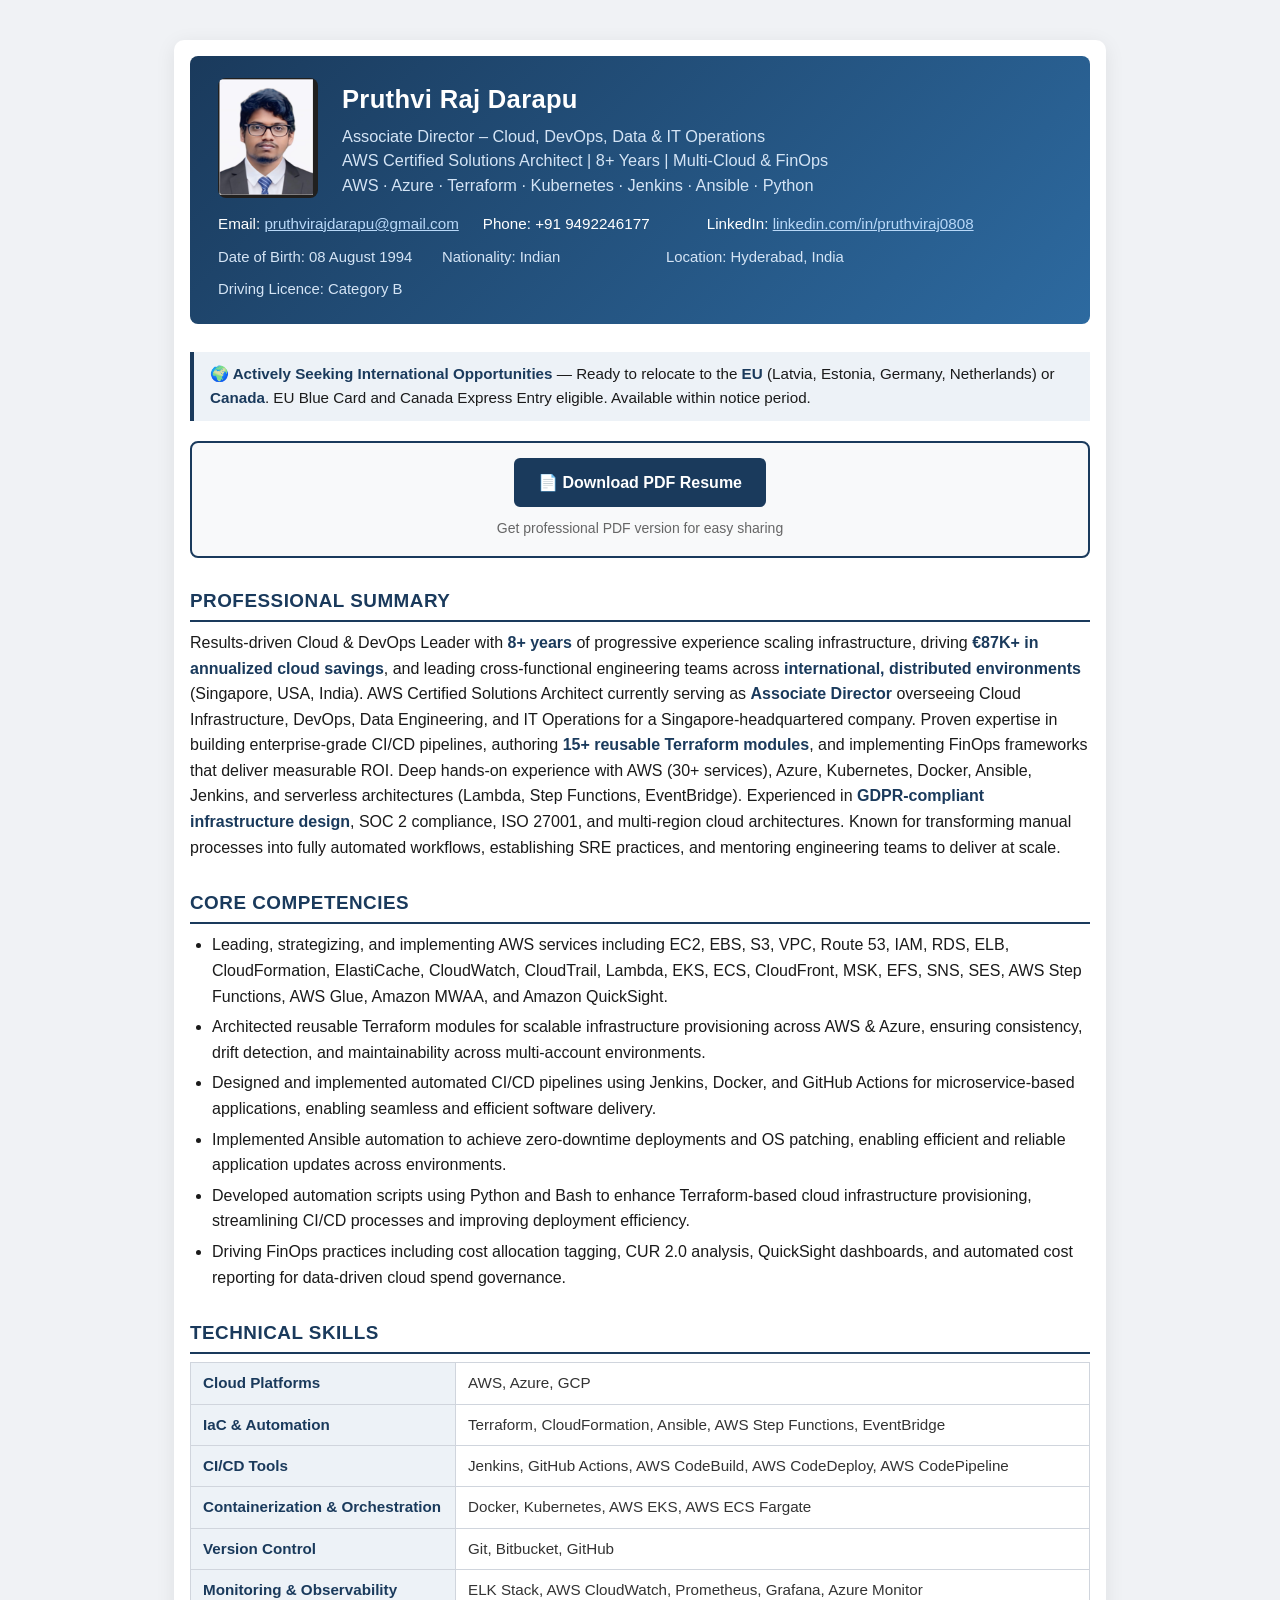
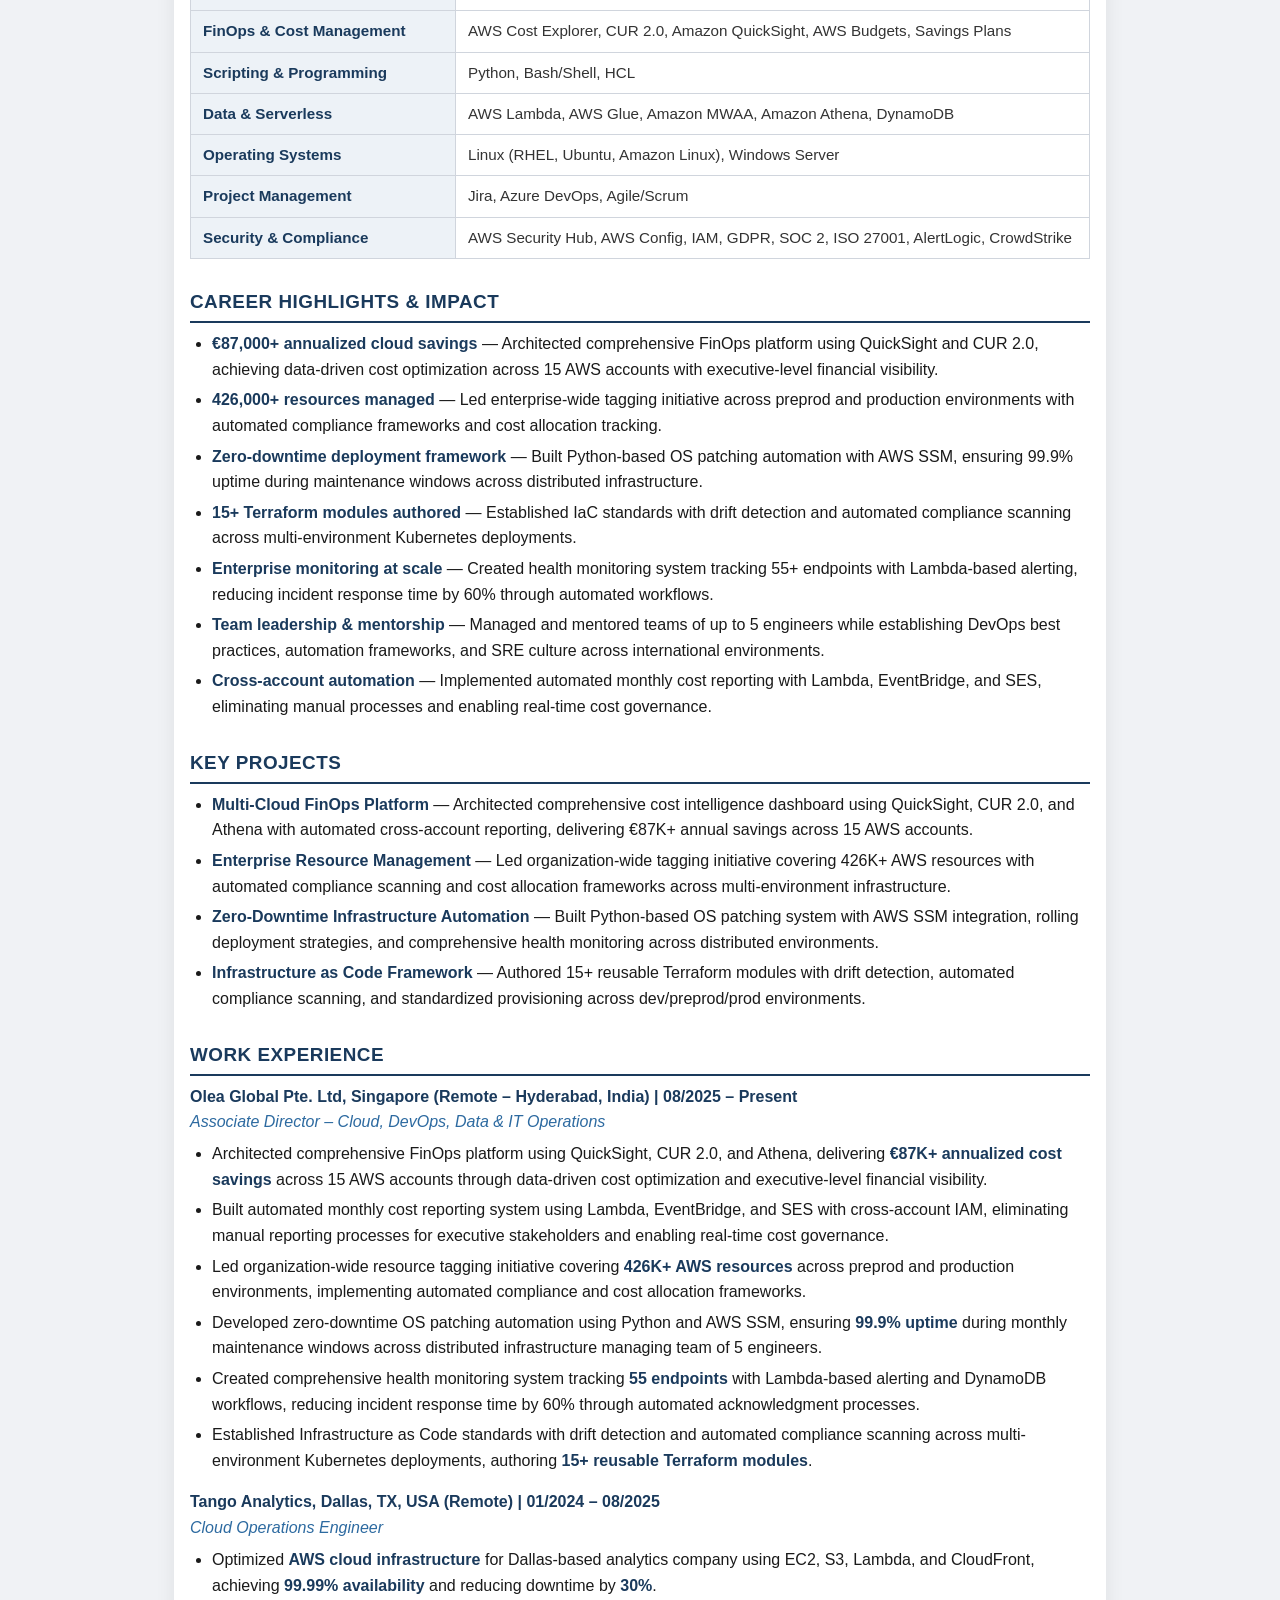
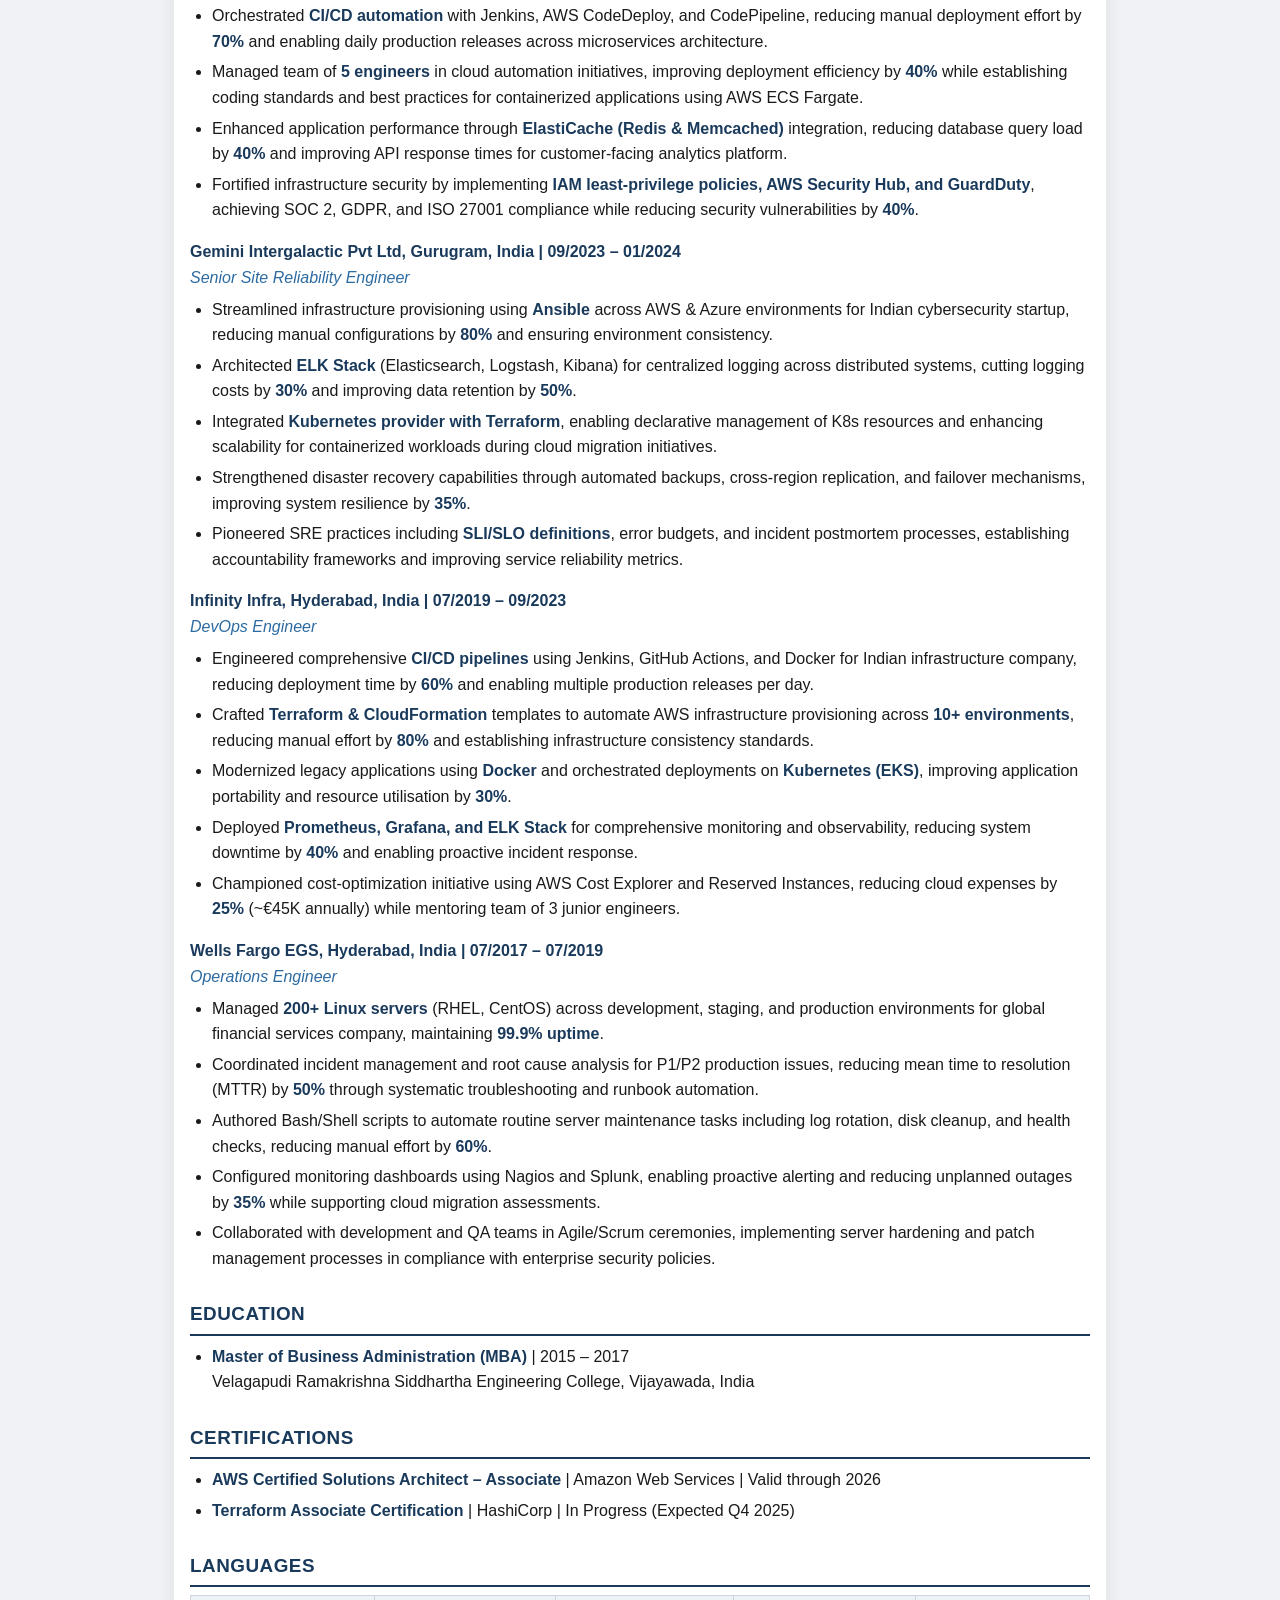
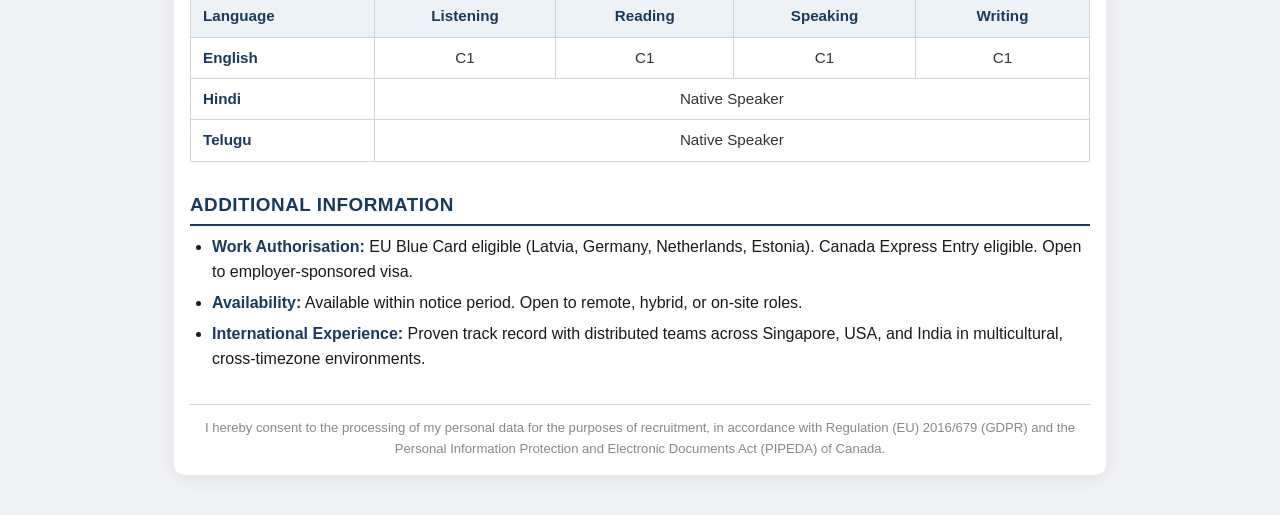
<file: index.html>
<!DOCTYPE html>
<html lang="en">
<head>
    <meta charset="UTF-8">
    <title>Pruthvi Raj Darapu - Curriculum Vitae</title>
    <meta name="description" content="Associate Director - Cloud, DevOps, Data & IT Operations | AWS Certified Solutions Architect | 8+ Years Experience | Available for EU & Canada opportunities">
    <meta name="viewport" content="width=device-width, initial-scale=1">
    <link rel="stylesheet" href="css/style.css">

    <style>
        .container {
            max-width: 900px;
            margin: 0 auto;
            padding: 16px;
        }
        .profile-header {
            display: flex;
            align-items: center;
            gap: 24px;
        }
        .profile-header img {
            flex-shrink: 0;
        }
        .contact > div, .personal-info > div {
            min-width: 200px;
        }
        table {
            width: 100%;
            border-collapse: collapse;
        }
        th, td {
            padding: 8px 12px;
            text-align: left;
        }
        .lang-table th, .lang-table td {
            text-align: center;
        }
        .lang-table th:first-child, .lang-table td:first-child {
            text-align: left;
        }
        .gdpr-footer {
            margin-top: 32px;
            padding-top: 12px;
            border-top: 1px solid #d0d5dd;
            font-size: 0.82em;
            color: #888;
            text-align: center;
        }
        .relocation-note {
            background: #edf2f7;
            border-left: 4px solid #1a3a5c;
            padding: 10px 16px;
            margin: 16px 0;
            font-size: 0.95em;
        }
        @media print {
            .container {
                max-width: none;
                margin: 0;
                padding: 12px;
            }
            .profile-header img {
                width: 80px;
                height: 96px;
            }
            .gdpr-footer {
                page-break-inside: avoid;
            }
        }
        @media (max-width: 700px) {
            .profile-header {
                flex-direction: column;
                align-items: flex-start;
                gap: 12px;
            }
            .profile-header img {
                width: 80px;
                height: 96px;
            }
            .contact, .personal-info {
                flex-direction: column;
                gap: 4px;
            }
            .container {
                padding: 6px;
            }
            table, th, td {
                font-size: 15px;
            }
        }
        @media (max-width: 480px) {
            .container {
                padding: 2px;
            }
            .section-title {
                font-size: 1.1em;
            }
            table, th, td {
                font-size: 13px;
            }
            .profile-header img {
                width: 60px;
                height: 72px;
            }
        }
    </style>
</head>
<body>
<div class="container">
    <div class="header profile-banner">
        <div class="profile-header">
            <img src="pruthvi.png" alt="Pruthvi Raj Darapu" style="width:100px;height:120px;border-radius:8px;">
            <div>
                <div class="name-title">Pruthvi Raj Darapu</div>
                <div class="subtitle">
                    Associate Director – Cloud, DevOps, Data &amp; IT Operations<br>
                    AWS Certified Solutions Architect | 8+ Years | Multi-Cloud &amp; FinOps<br>
                    AWS &middot; Azure &middot; Terraform &middot; Kubernetes &middot; Jenkins &middot; Ansible &middot; Python
                </div>
            </div>
        </div>
        <div class="contact">
            <div>Email: <a href="mailto:pruthvirajdarapu@gmail.com">pruthvirajdarapu@gmail.com</a></div>
            <div>Phone: +91 9492246177</div>
            <div>LinkedIn: <a href="https://www.linkedin.com/in/pruthviraj0808/" target="_blank">linkedin.com/in/pruthviraj0808</a></div>
        </div>
        <div class="personal-info">
            <div>Date of Birth: 08 August 1994</div>
            <div>Nationality: Indian</div>
            <div>Location: Hyderabad, India</div>
            <div>Driving Licence: Category B</div>
        </div>
    </div>

    <div class="relocation-note">
        <b>🌍 Actively Seeking International Opportunities</b> — Ready to relocate to the <b>EU</b> (Latvia, Estonia, Germany, Netherlands) or <b>Canada</b>. EU Blue Card and Canada Express Entry eligible. Available within notice period.
    </div>

    <div style="text-align: center; margin: 20px 0; padding: 15px; background: #f8f9fa; border-radius: 8px; border: 2px solid #1a3a5c;">
        <a href="PruthviRaj-resume.pdf" download style="background: #1a3a5c; color: white; border: none; padding: 12px 24px; border-radius: 6px; cursor: pointer; font-size: 16px; font-weight: bold; text-decoration: none; display: inline-block;">📄 Download PDF Resume</a>
        <br><span style="color: #666; font-size: 14px; margin-top: 10px; display: inline-block;">Get professional PDF version for easy sharing</span>
    </div>

    <div class="section-title">Professional Summary</div>
    <p>
        Results-driven Cloud &amp; DevOps Leader with <b>8+ years</b> of progressive experience scaling infrastructure, driving <b>€87K+ in annualized cloud savings</b>, and leading cross-functional engineering teams across <b>international, distributed environments</b> (Singapore, USA, India). AWS Certified Solutions Architect currently serving as <b>Associate Director</b> overseeing Cloud Infrastructure, DevOps, Data Engineering, and IT Operations for a Singapore-headquartered company. Proven expertise in building enterprise-grade CI/CD pipelines, authoring <b>15+ reusable Terraform modules</b>, and implementing FinOps frameworks that deliver measurable ROI. Deep hands-on experience with AWS (30+ services), Azure, Kubernetes, Docker, Ansible, Jenkins, and serverless architectures (Lambda, Step Functions, EventBridge). Experienced in <b>GDPR-compliant infrastructure design</b>, SOC 2 compliance, ISO 27001, and multi-region cloud architectures. Known for transforming manual processes into fully automated workflows, establishing SRE practices, and mentoring engineering teams to deliver at scale.
    </p>

    <div class="section-title">Core Competencies</div>
    <ul>
        <li>Leading, strategizing, and implementing AWS services including EC2, EBS, S3, VPC, Route 53, IAM, RDS, ELB, CloudFormation, ElastiCache, CloudWatch, CloudTrail, Lambda, EKS, ECS, CloudFront, MSK, EFS, SNS, SES, AWS Step Functions, AWS Glue, Amazon MWAA, and Amazon QuickSight.</li>
        <li>Architected reusable Terraform modules for scalable infrastructure provisioning across AWS &amp; Azure, ensuring consistency, drift detection, and maintainability across multi-account environments.</li>
        <li>Designed and implemented automated CI/CD pipelines using Jenkins, Docker, and GitHub Actions for microservice-based applications, enabling seamless and efficient software delivery.</li>
        <li>Implemented Ansible automation to achieve zero-downtime deployments and OS patching, enabling efficient and reliable application updates across environments.</li>
        <li>Developed automation scripts using Python and Bash to enhance Terraform-based cloud infrastructure provisioning, streamlining CI/CD processes and improving deployment efficiency.</li>
        <li>Driving FinOps practices including cost allocation tagging, CUR 2.0 analysis, QuickSight dashboards, and automated cost reporting for data-driven cloud spend governance.</li>
    </ul>

    <div class="section-title">Technical Skills</div>
    <table>
        <tr>
            <th>Cloud Platforms</th>
            <td>AWS, Azure, GCP</td>
        </tr>
        <tr>
            <th>IaC &amp; Automation</th>
            <td>Terraform, CloudFormation, Ansible, AWS Step Functions, EventBridge</td>
        </tr>
        <tr>
            <th>CI/CD Tools</th>
            <td>Jenkins, GitHub Actions, AWS CodeBuild, AWS CodeDeploy, AWS CodePipeline</td>
        </tr>
        <tr>
            <th>Containerization &amp; Orchestration</th>
            <td>Docker, Kubernetes, AWS EKS, AWS ECS Fargate</td>
        </tr>
        <tr>
            <th>Version Control</th>
            <td>Git, Bitbucket, GitHub</td>
        </tr>
        <tr>
            <th>Monitoring &amp; Observability</th>
            <td>ELK Stack, AWS CloudWatch, Prometheus, Grafana, Azure Monitor</td>
        </tr>
        <tr>
            <th>FinOps &amp; Cost Management</th>
            <td>AWS Cost Explorer, CUR 2.0, Amazon QuickSight, AWS Budgets, Savings Plans</td>
        </tr>
        <tr>
            <th>Scripting &amp; Programming</th>
            <td>Python, Bash/Shell, HCL</td>
        </tr>
        <tr>
            <th>Data &amp; Serverless</th>
            <td>AWS Lambda, AWS Glue, Amazon MWAA, Amazon Athena, DynamoDB</td>
        </tr>
        <tr>
            <th>Operating Systems</th>
            <td>Linux (RHEL, Ubuntu, Amazon Linux), Windows Server</td>
        </tr>
        <tr>
            <th>Project Management</th>
            <td>Jira, Azure DevOps, Agile/Scrum</td>
        </tr>
        <tr>
            <th>Security &amp; Compliance</th>
            <td>AWS Security Hub, AWS Config, IAM, GDPR, SOC 2, ISO 27001, AlertLogic, CrowdStrike</td>
        </tr>
    </table>

    <div class="section-title">Career Highlights &amp; Impact</div>
    <ul>
        <li><b>€87,000+ annualized cloud savings</b> — Architected comprehensive FinOps platform using QuickSight and CUR 2.0, achieving data-driven cost optimization across 15 AWS accounts with executive-level financial visibility.</li>
        <li><b>426,000+ resources managed</b> — Led enterprise-wide tagging initiative across preprod and production environments with automated compliance frameworks and cost allocation tracking.</li>
        <li><b>Zero-downtime deployment framework</b> — Built Python-based OS patching automation with AWS SSM, ensuring 99.9% uptime during maintenance windows across distributed infrastructure.</li>
        <li><b>15+ Terraform modules authored</b> — Established IaC standards with drift detection and automated compliance scanning across multi-environment Kubernetes deployments.</li>
        <li><b>Enterprise monitoring at scale</b> — Created health monitoring system tracking 55+ endpoints with Lambda-based alerting, reducing incident response time by 60% through automated workflows.</li>
        <li><b>Team leadership &amp; mentorship</b> — Managed and mentored teams of up to 5 engineers while establishing DevOps best practices, automation frameworks, and SRE culture across international environments.</li>
        <li><b>Cross-account automation</b> — Implemented automated monthly cost reporting with Lambda, EventBridge, and SES, eliminating manual processes and enabling real-time cost governance.</li>
    </ul>

    <div class="section-title">Key Projects</div>
    <ul>
        <li><b>Multi-Cloud FinOps Platform</b> — Architected comprehensive cost intelligence dashboard using QuickSight, CUR 2.0, and Athena with automated cross-account reporting, delivering €87K+ annual savings across 15 AWS accounts.</li>
        <li><b>Enterprise Resource Management</b> — Led organization-wide tagging initiative covering 426K+ AWS resources with automated compliance scanning and cost allocation frameworks across multi-environment infrastructure.</li>
        <li><b>Zero-Downtime Infrastructure Automation</b> — Built Python-based OS patching system with AWS SSM integration, rolling deployment strategies, and comprehensive health monitoring across distributed environments.</li>
        <li><b>Infrastructure as Code Framework</b> — Authored 15+ reusable Terraform modules with drift detection, automated compliance scanning, and standardized provisioning across dev/preprod/prod environments.</li>
    </ul>

    <div class="section-title">Work Experience</div>
    <div>
        <strong>Olea Global Pte. Ltd, Singapore (Remote – Hyderabad, India) | 08/2025 – Present</strong><br>
        <em>Associate Director – Cloud, DevOps, Data &amp; IT Operations</em>
        <ul>
            <li>Architected comprehensive FinOps platform using QuickSight, CUR 2.0, and Athena, delivering <b>€87K+ annualized cost savings</b> across 15 AWS accounts through data-driven cost optimization and executive-level financial visibility.</li>
            <li>Built automated monthly cost reporting system using Lambda, EventBridge, and SES with cross-account IAM, eliminating manual reporting processes for executive stakeholders and enabling real-time cost governance.</li>
            <li>Led organization-wide resource tagging initiative covering <b>426K+ AWS resources</b> across preprod and production environments, implementing automated compliance and cost allocation frameworks.</li>
            <li>Developed zero-downtime OS patching automation using Python and AWS SSM, ensuring <b>99.9% uptime</b> during monthly maintenance windows across distributed infrastructure managing team of 5 engineers.</li>
            <li>Created comprehensive health monitoring system tracking <b>55 endpoints</b> with Lambda-based alerting and DynamoDB workflows, reducing incident response time by 60% through automated acknowledgment processes.</li>
            <li>Established Infrastructure as Code standards with drift detection and automated compliance scanning across multi-environment Kubernetes deployments, authoring <b>15+ reusable Terraform modules</b>.</li>
        </ul>
    </div>
    <div>
        <strong>Tango Analytics, Dallas, TX, USA (Remote) | 01/2024 – 08/2025</strong><br>
        <em>Cloud Operations Engineer</em>
        <ul>
            <li>Optimized <b>AWS cloud infrastructure</b> for Dallas-based analytics company using EC2, S3, Lambda, and CloudFront, achieving <b>99.99% availability</b> and reducing downtime by <b>30%</b>.</li>
            <li>Orchestrated <b>CI/CD automation</b> with Jenkins, AWS CodeDeploy, and CodePipeline, reducing manual deployment effort by <b>70%</b> and enabling daily production releases across microservices architecture.</li>
            <li>Managed team of <b>5 engineers</b> in cloud automation initiatives, improving deployment efficiency by <b>40%</b> while establishing coding standards and best practices for containerized applications using AWS ECS Fargate.</li>
            <li>Enhanced application performance through <b>ElastiCache (Redis & Memcached)</b> integration, reducing database query load by <b>40%</b> and improving API response times for customer-facing analytics platform.</li>
            <li>Fortified infrastructure security by implementing <b>IAM least-privilege policies, AWS Security Hub, and GuardDuty</b>, achieving SOC 2, GDPR, and ISO 27001 compliance while reducing security vulnerabilities by <b>40%</b>.</li>
        </ul>
    </div>
    <div>
        <strong>Gemini Intergalactic Pvt Ltd, Gurugram, India | 09/2023 – 01/2024</strong><br>
        <em>Senior Site Reliability Engineer</em>
        <ul>
            <li>Streamlined infrastructure provisioning using <b>Ansible</b> across AWS & Azure environments for Indian cybersecurity startup, reducing manual configurations by <b>80%</b> and ensuring environment consistency.</li>
            <li>Architected <b>ELK Stack</b> (Elasticsearch, Logstash, Kibana) for centralized logging across distributed systems, cutting logging costs by <b>30%</b> and improving data retention by <b>50%</b>.</li>
            <li>Integrated <b>Kubernetes provider with Terraform</b>, enabling declarative management of K8s resources and enhancing scalability for containerized workloads during cloud migration initiatives.</li>
            <li>Strengthened disaster recovery capabilities through automated backups, cross-region replication, and failover mechanisms, improving system resilience by <b>35%</b>.</li>
            <li>Pioneered SRE practices including <b>SLI/SLO definitions</b>, error budgets, and incident postmortem processes, establishing accountability frameworks and improving service reliability metrics.</li>
        </ul>
    </div>
    <div>
        <strong>Infinity Infra, Hyderabad, India | 07/2019 – 09/2023</strong><br>
        <em>DevOps Engineer</em>
        <ul>
            <li>Engineered comprehensive <b>CI/CD pipelines</b> using Jenkins, GitHub Actions, and Docker for Indian infrastructure company, reducing deployment time by <b>60%</b> and enabling multiple production releases per day.</li>
            <li>Crafted <b>Terraform & CloudFormation</b> templates to automate AWS infrastructure provisioning across <b>10+ environments</b>, reducing manual effort by <b>80%</b> and establishing infrastructure consistency standards.</li>
            <li>Modernized legacy applications using <b>Docker</b> and orchestrated deployments on <b>Kubernetes (EKS)</b>, improving application portability and resource utilisation by <b>30%</b>.</li>
            <li>Deployed <b>Prometheus, Grafana, and ELK Stack</b> for comprehensive monitoring and observability, reducing system downtime by <b>40%</b> and enabling proactive incident response.</li>
            <li>Championed cost-optimization initiative using AWS Cost Explorer and Reserved Instances, reducing cloud expenses by <b>25%</b> (~€45K annually) while mentoring team of 3 junior engineers.</li>
        </ul>
    </div>
    <div>
        <strong>Wells Fargo EGS, Hyderabad, India | 07/2017 – 07/2019</strong><br>
        <em>Operations Engineer</em>
        <ul>
            <li>Managed <b>200+ Linux servers</b> (RHEL, CentOS) across development, staging, and production environments for global financial services company, maintaining <b>99.9% uptime</b>.</li>
            <li>Coordinated incident management and root cause analysis for P1/P2 production issues, reducing mean time to resolution (MTTR) by <b>50%</b> through systematic troubleshooting and runbook automation.</li>
            <li>Authored Bash/Shell scripts to automate routine server maintenance tasks including log rotation, disk cleanup, and health checks, reducing manual effort by <b>60%</b>.</li>
            <li>Configured monitoring dashboards using Nagios and Splunk, enabling proactive alerting and reducing unplanned outages by <b>35%</b> while supporting cloud migration assessments.</li>
            <li>Collaborated with development and QA teams in Agile/Scrum ceremonies, implementing server hardening and patch management processes in compliance with enterprise security policies.</li>
        </ul>
    </div>

    <div class="section-title">Education</div>
    <ul>
        <li><b>Master of Business Administration (MBA)</b> | 2015 – 2017<br>Velagapudi Ramakrishna Siddhartha Engineering College, Vijayawada, India</li>
    </ul>

    <div class="section-title">Certifications</div>
    <ul>
        <li><b>AWS Certified Solutions Architect – Associate</b> | Amazon Web Services | Valid through 2026</li>
        <li><b>Terraform Associate Certification</b> | HashiCorp | In Progress (Expected Q4 2025)</li>
    </ul>

    <div class="section-title">Languages</div>
    <table class="lang-table">
        <tr>
            <th>Language</th>
            <th>Listening</th>
            <th>Reading</th>
            <th>Speaking</th>
            <th>Writing</th>
        </tr>
        <tr>
            <td><b>English</b></td>
            <td>C1</td>
            <td>C1</td>
            <td>C1</td>
            <td>C1</td>
        </tr>
        <tr>
            <td><b>Hindi</b></td>
            <td colspan="4">Native Speaker</td>
        </tr>
        <tr>
            <td><b>Telugu</b></td>
            <td colspan="4">Native Speaker</td>
        </tr>
    </table>

    <div class="section-title">Additional Information</div>
    <ul>
        <li><b>Work Authorisation:</b> EU Blue Card eligible (Latvia, Germany, Netherlands, Estonia). Canada Express Entry eligible. Open to employer-sponsored visa.</li>
        <li><b>Availability:</b> Available within notice period. Open to remote, hybrid, or on-site roles.</li>
        <li><b>International Experience:</b> Proven track record with distributed teams across Singapore, USA, and India in multicultural, cross-timezone environments.</li>
    </ul>

    <div class="gdpr-footer">
        I hereby consent to the processing of my personal data for the purposes of recruitment, in accordance with Regulation (EU) 2016/679 (GDPR) and the Personal Information Protection and Electronic Documents Act (PIPEDA) of Canada.
    </div>
</div>
</body>
</html>
</file>
<file: css/style.css>
body { font-family: 'Segoe UI', Arial, sans-serif; margin: 40px; background: #f0f2f5; color: #1a1a1a; line-height: 1.6; }
.container { max-width: 900px; margin: auto; background: #fff; padding: 36px 44px; border-radius: 10px; box-shadow: 0 4px 20px rgba(0,0,0,0.08); }
h1 { margin-bottom: 0; }
h2 { color: #1a3a5c; margin-top: 32px; }
.header { display: flex; flex-direction: column; align-items: stretch; }
.contact { 
    text-align: left; 
    font-size: 0.95em; 
    display: flex; 
    flex-wrap: wrap;
    gap: 8px 24px;
    margin-top: 14px;
    margin-left: 0;
}
.personal-info {
    display: flex;
    flex-wrap: wrap;
    gap: 8px 24px;
    margin-top: 10px;
    font-size: 0.93em;
}
.section-title { 
    font-weight: bold; 
    margin-top: 28px; 
    margin-bottom: 8px;
    font-size: 1.18em; 
    color: #1a3a5c; 
    border-bottom: 2px solid #1a3a5c; 
    padding-bottom: 4px;
    text-transform: uppercase;
    letter-spacing: 0.5px;
}
ul { margin-top: 0.4em; padding-left: 22px; }
li { margin-bottom: 5px; }
table { border-collapse: collapse; width: 100%; margin-top: 0.5em; }
th, td { border: 1px solid #d0d5dd; padding: 7px 12px; text-align: left; font-size: 0.95em; }
th { background: #edf2f7; color: #1a3a5c; font-weight: 600; width: 240px; }
td { color: #333; }
.name-title { font-size: 1.6em; font-weight: 700; color: #0d2137; letter-spacing: 0.3px; }
.subtitle { font-size: 1.02em; color: #1a3a5c; margin-top: 4px; line-height: 1.5; }
a { color: #1a3a5c; text-decoration: none; }
a:hover { text-decoration: underline; }
.page-break { page-break-before: always; }
.profile-header {
    display: flex;
    align-items: center;
    gap: 22px;
}
.profile-banner {
    background: linear-gradient(135deg, #1a3a5c 0%, #2d6aa0 100%);
    padding: 22px 28px;
    border-radius: 8px;
    margin-bottom: 28px;
    color: #fff;
}
.profile-banner .name-title,
.profile-banner .subtitle,
.profile-banner .contact a,
.profile-banner .contact,
.profile-banner .personal-info {
    color: #fff;
}
.profile-banner .subtitle,
.profile-banner .personal-info {
    color: #d4e4f5;
}
.profile-banner .contact a {
    text-decoration: underline;
    color: #b8d8f8;
}
.profile-banner .contact a:hover {
    color: #fff;
}
b, strong { color: #1a3a5c; }
em { color: #2d6aa0; font-style: italic; font-weight: 500; }
p { margin-top: 4px; margin-bottom: 8px; }
@media print {
    body { margin: 0; background: #fff; }
    .container { box-shadow: none; padding: 20px 28px; }
    .profile-banner { -webkit-print-color-adjust: exact; print-color-adjust: exact; }
}
@media (max-width: 600px) {
    body { margin: 10px; }
    .container { padding: 14px; }
    .header { flex-direction: column; align-items: flex-start; }
    .contact, .personal-info { text-align: left; margin-top: 10px; margin-left: 0; flex-direction: column; gap: 4px; }
    .profile-banner { padding: 12px 10px; }
    th { width: auto; }
}
</file>
